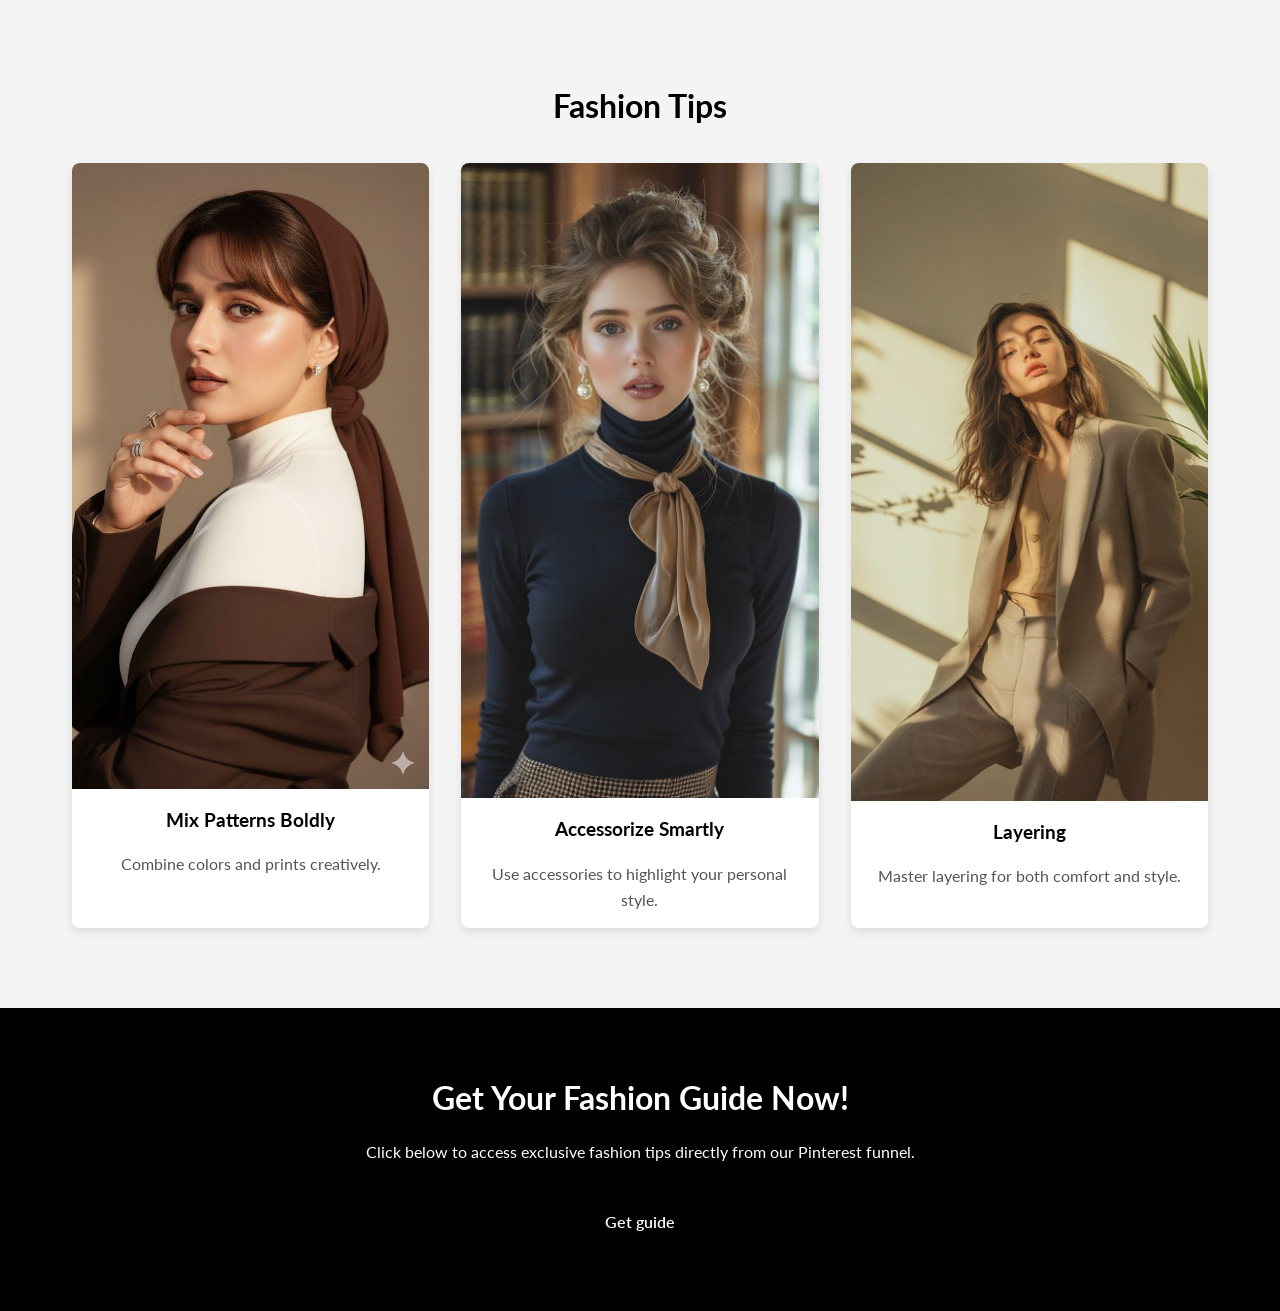
<file: fashion tips.html>
<!DOCTYPE html>
<html lang="en">
<head>
    <meta charset="UTF-8">
    <meta name="viewport" content="width=device-width, initial-scale=1.0">
    <title>favourite</title>
    <link rel="stylesheet" href="style.css">
</head>
<body>
    <!-- FASHION TIPS SECTION -->
    <section class="tips" id="tips">
        <h2>Fashion Tips</h2>
        <div class="tips-grid">
            <div class="tip-card">
                <img src="images/7g.jpg" alt="Tip 1">
                <h3>Mix Patterns Boldly</h3>
                <p>Combine colors and prints creatively.</p>
            </div>
            <div class="tip-card">
                <img src="images/10g.jpg" alt="Tip 2">
                <h3>Accessorize Smartly</h3>
                <p>Use accessories to highlight your personal style.</p>
            </div>
            <div class="tip-card">
                <img src="images/5g.jpg" alt="Tip 3">
                <h3>Layering</h3>
                <p>Master layering for both comfort and style.</p>
            </div>
        </div>
    </section>
     <!-- AFFILIATE CTA SECTION -->
    <section class="affiliate" id="affiliate">
        <h2>Get Your Fashion Guide Now!</h2>
        <p>Click below to access exclusive fashion tips directly from our Pinterest funnel.</p>
        <a href="YOUR_DIGISTORE_AFFILIATE_LINK" class="btn">Get guide</a>
    </section>

    <script src="main.js"></script>
</body>
</html>
</file>
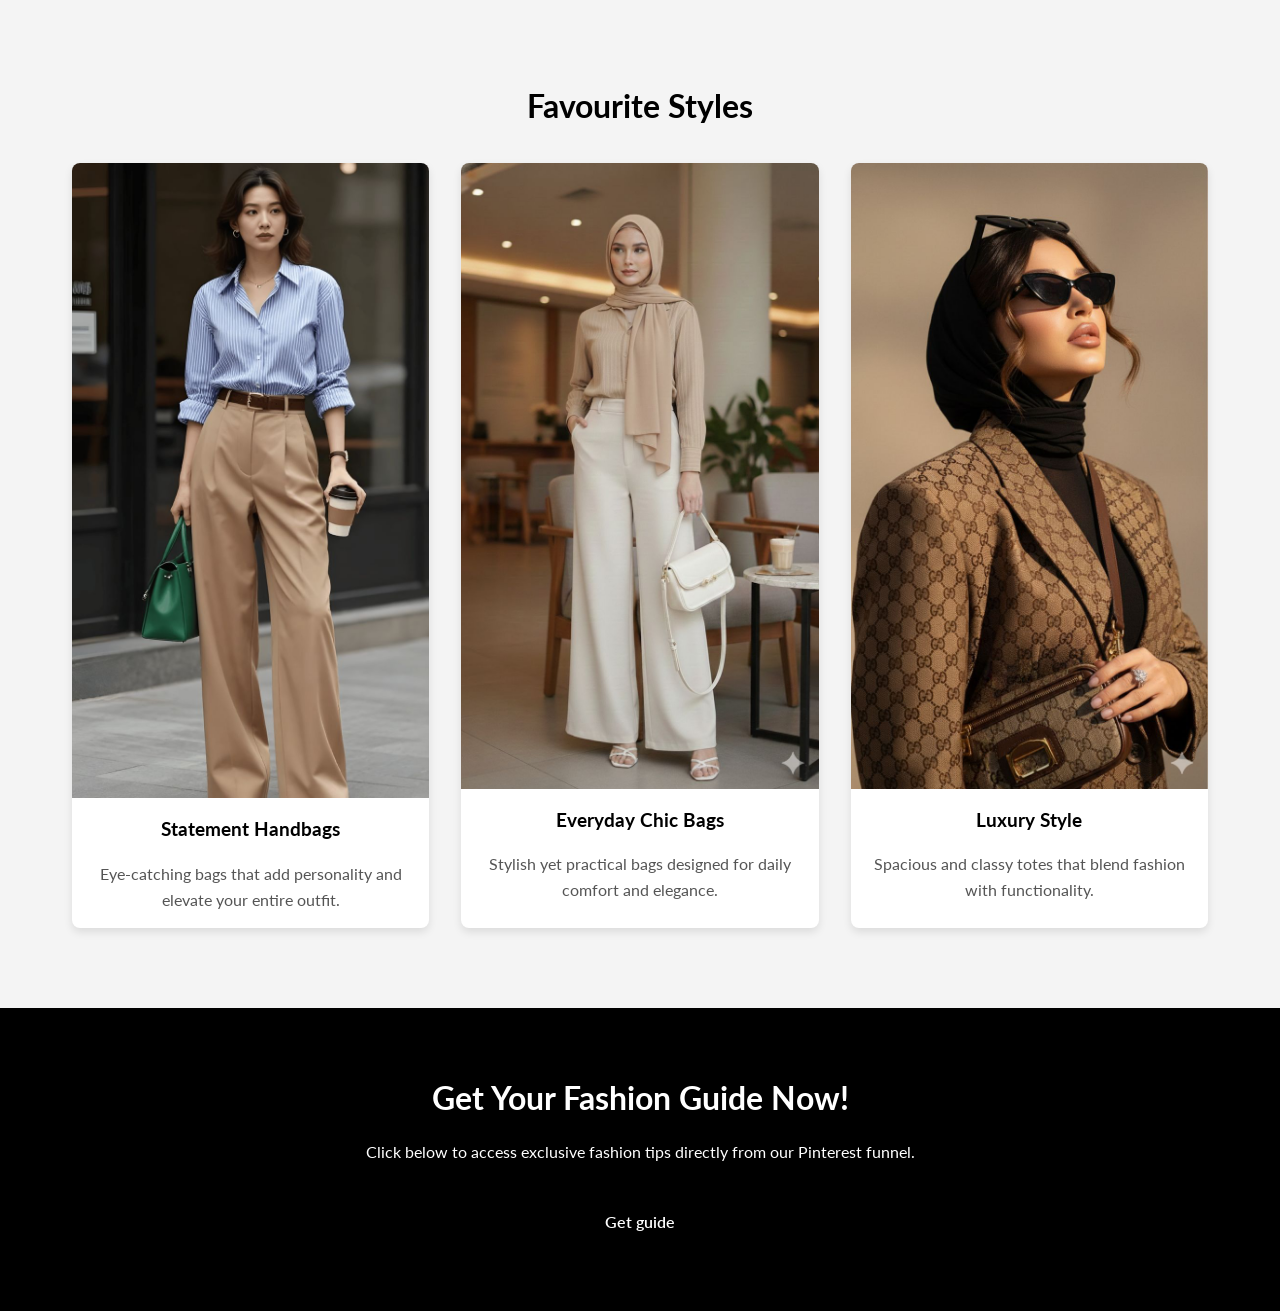
<file: favorite styles.html>
<!DOCTYPE html>
<html lang="en">
<head>
    <meta charset="UTF-8">
    <meta name="viewport" content="width=device-width, initial-scale=1.0">
    <title>Favourite styles</title>
    <link rel="stylesheet" href="style.css">
</head>
<body>
    <section class="tips" id="tips">
        <h2>Favourite Styles</h2>
        <div class="tips-grid">
            <div class="tip-card">
                <img src="images/bag8.jpg" alt="Tip 1">
                <h3>Statement Handbags</h3>
                <p>Eye-catching bags that add personality and elevate your entire outfit.</p>
            </div>
            <div class="tip-card">
                <img src="images/bag6.jpg" alt="Tip 2">
                <h3>Everyday Chic Bags</h3>
                <p>Stylish yet practical bags designed for daily comfort and elegance.</p>
            </div>
            <div class="tip-card">
                <img src="images/bag4.jpg" alt="Tip 3">
                <h3>Luxury Style</h3>
                <p>Spacious and classy totes that blend fashion with functionality.</p>
            </div>
        </div>
    </section>
     <!-- AFFILIATE CTA SECTION -->
    <section class="affiliate" id="affiliate">
        <h2>Get Your Fashion Guide Now!</h2>
        <p>Click below to access exclusive fashion tips directly from our Pinterest funnel.</p>
        <a href="YOUR_DIGISTORE_AFFILIATE_LINK" class="btn">Get guide</a>
    </section>

    <script src="main.js"></script>
</body>
</html>
</file>
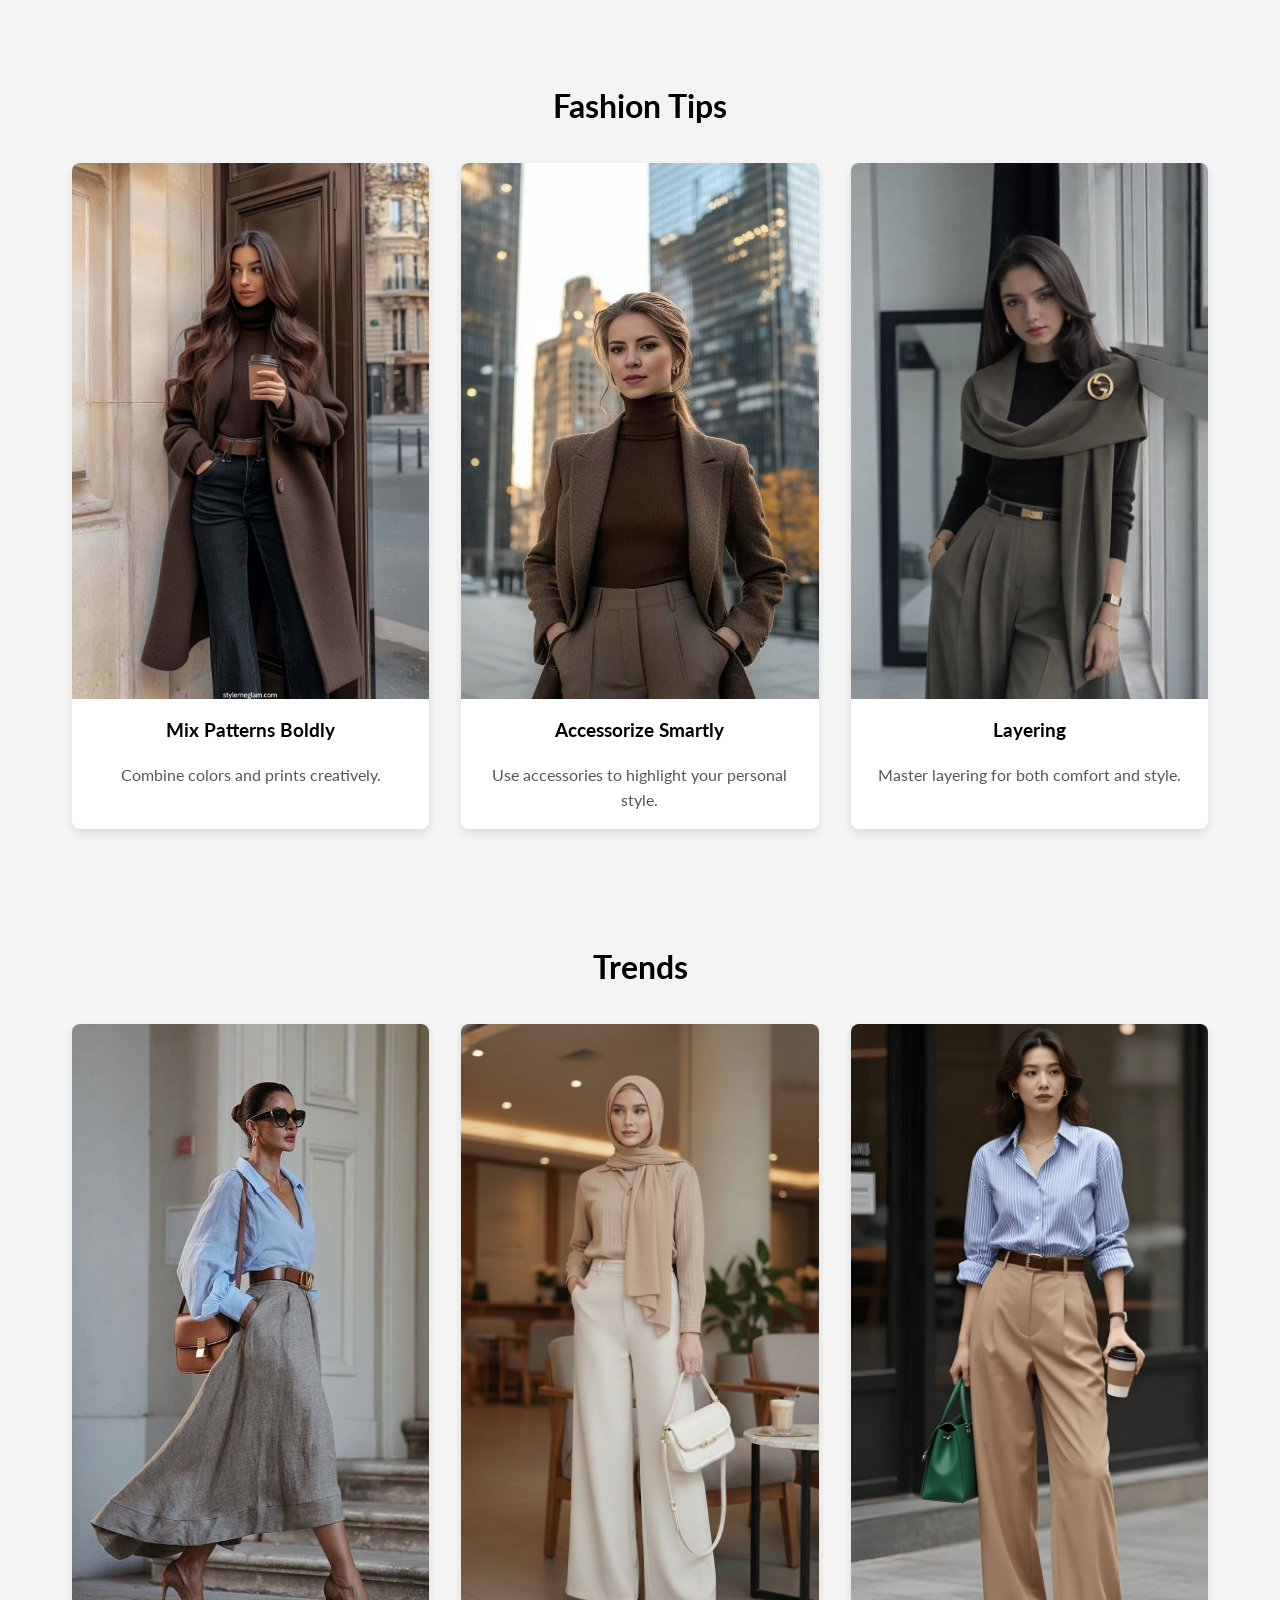
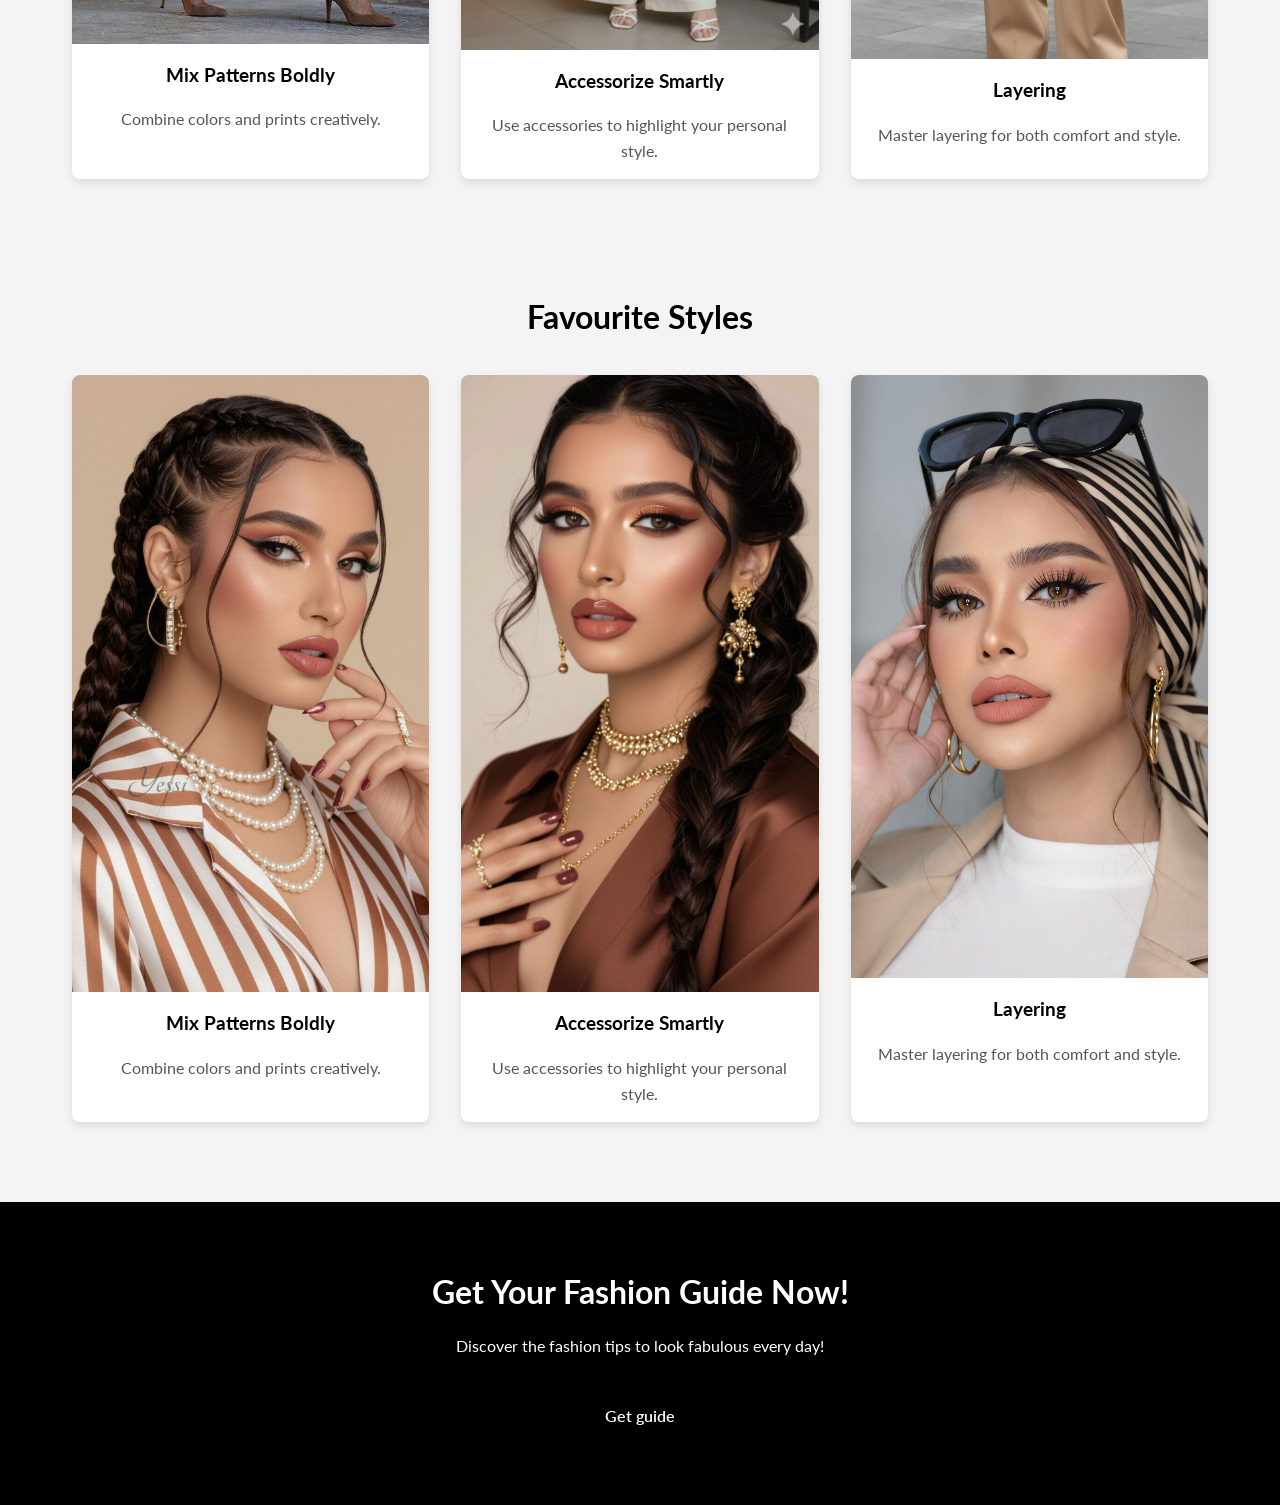
<file: get guide.html>
<!DOCTYPE html>
<html lang="en">
<head>
    <meta charset="UTF-8">
    <meta name="viewport" content="width=device-width, initial-scale=1.0">
    <link rel="stylesheet" href="style.css">
    <title>Get guide</title>
    
</head>
<body>
    <!-- FASHION TIPS SECTION -->
    <section class="tips" id="tips">
        <h2>Fashion Tips</h2>
        <div class="tips-grid">
            <div class="tip-card">
                <img src="images/1g.jpg" alt="Tip 1">
                <h3>Mix Patterns Boldly</h3>
                <p>Combine colors and prints creatively.</p>
            </div>
            <div class="tip-card">
                <img src="images/2g.jpg" alt="Tip 2">
                <h3>Accessorize Smartly</h3>
                <p>Use accessories to highlight your personal style.</p>
            </div>
            <div class="tip-card">
                <img src="images/3g.jpg" alt="Tip 3">
                <h3>Layering</h3>
                <p>Master layering for both comfort and style.</p>
            </div>
        </div>
    </section>

    <!-- FASHION TIPS SECTION -->
    <section class="tips" id="tips">
        <h2>Trends</h2>
        <div class="tips-grid">
            <div class="tip-card">
                <img src="images/bag7.jpg" alt="Tip 1">
                <h3>Mix Patterns Boldly</h3>
                <p>Combine colors and prints creatively.</p>
            </div>
            <div class="tip-card">
                <img src="images/bag6.jpg" alt="Tip 2">
                <h3>Accessorize Smartly</h3>
                <p>Use accessories to highlight your personal style.</p>
            </div>
            <div class="tip-card">
                <img src="images/bag8.jpg" alt="Tip 3">
                <h3>Layering</h3>
                <p>Master layering for both comfort and style.</p>
            </div>
        </div>
    </section>

    <!-- FASHION TIPS SECTION -->
    <section class="tips" id="tips">
        <h2>Favourite Styles</h2>
        <div class="tips-grid">
            <div class="tip-card">
                <img src="images/j3.jpg" alt="Tip 1">
                <h3>Mix Patterns Boldly</h3>
                <p>Combine colors and prints creatively.</p>
            </div>
            <div class="tip-card">
                <img src="images/j4.jpg" alt="Tip 2">
                <h3>Accessorize Smartly</h3>
                <p>Use accessories to highlight your personal style.</p>
            </div>
            <div class="tip-card">
                <img src="images/j5.jpg" alt="Tip 3">
                <h3>Layering</h3>
                <p>Master layering for both comfort and style.</p>
            </div>
        </div>
    </section>

    <!-- AFFILIATE CTA SECTION -->
    <section class="affiliate" id="affiliate">
        <h2>Get Your Fashion Guide Now!</h2>
        <p>Discover the fashion tips to look fabulous every day!</p>
        <a href="YOUR_DIGISTORE_AFFILIATE_LINK" class="btn">Get guide</a>
    </section>

    <script src="main.js"></script>
</body>
</html>
</file>
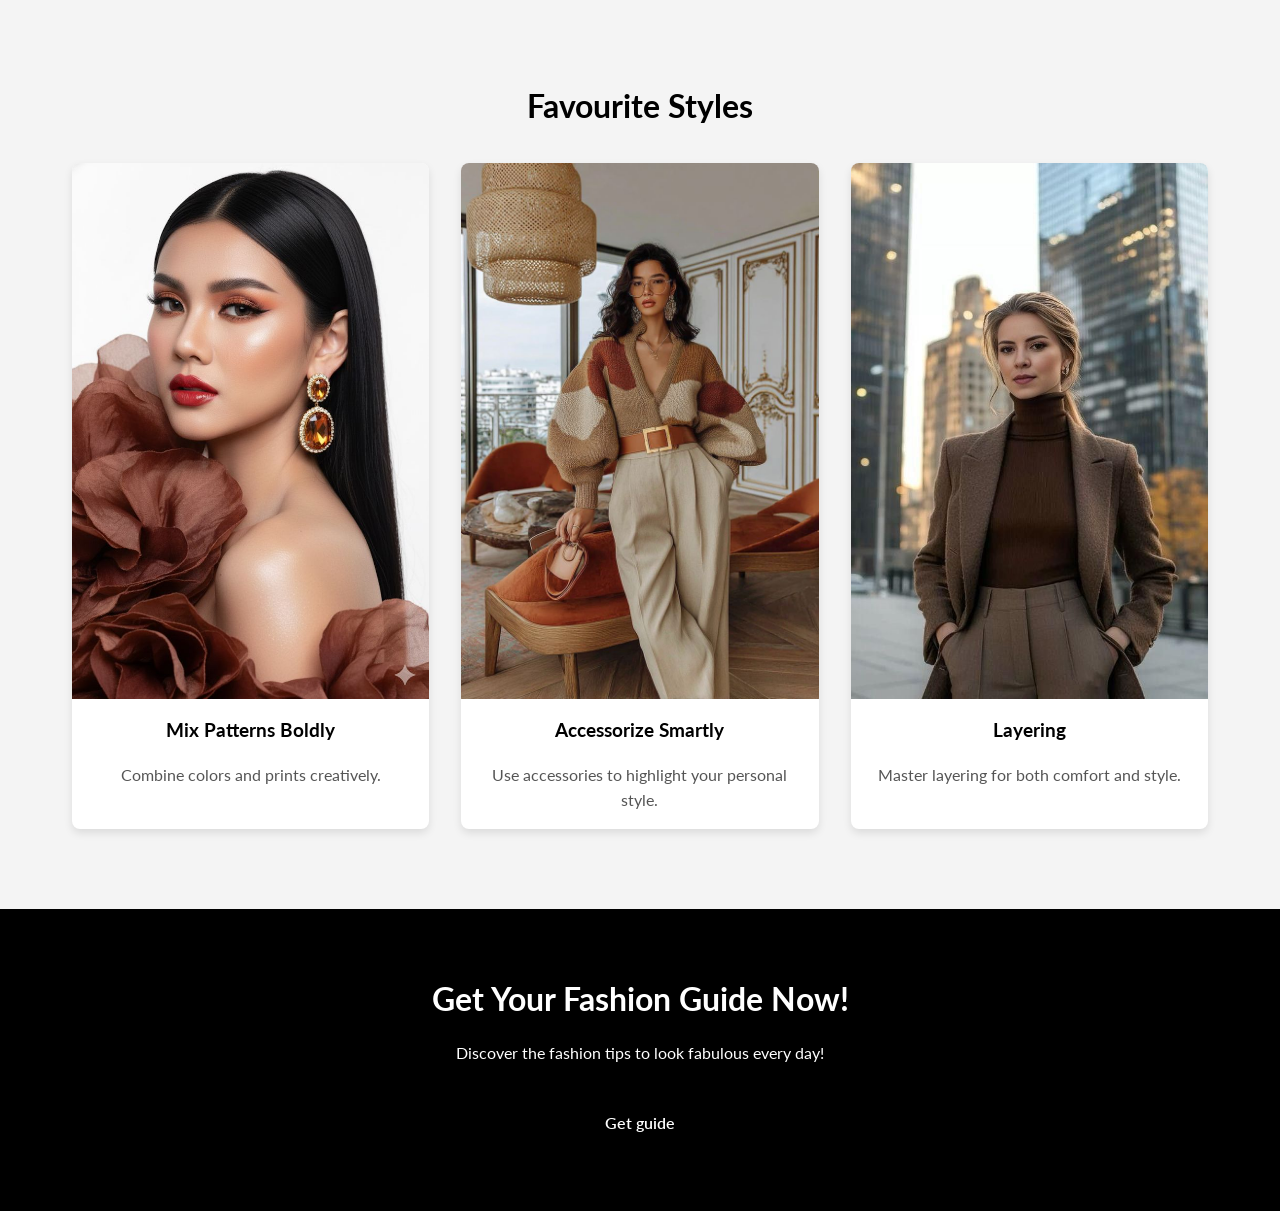
<file: guide.html>
<!DOCTYPE html>
<html lang="en">
<head>
    <meta charset="UTF-8">
    <meta name="viewport" content="width=device-width, initial-scale=1.0">
    <link rel="stylesheet" href="style.css">
    <title>more info</title>
</head>
<body>
    <!-- FASHION TIPS SECTION -->
    <section class="tips" id="tips">
        <h2>Favourite Styles</h2>
        <div class="tips-grid">
            <div class="tip-card">
                <img src="images/j2.jpg" alt="Tip 1">
                <h3>Mix Patterns Boldly</h3>
                <p>Combine colors and prints creatively.</p>
            </div>
            <div class="tip-card">
                <img src="images/bag10.jpg" alt="Tip 2">
                <h3>Accessorize Smartly</h3>
                <p>Use accessories to highlight your personal style.</p>
            </div>
            <div class="tip-card">
                <img src="images/2g.jpg" alt="Tip 3">
                <h3>Layering</h3>
                <p>Master layering for both comfort and style.</p>
            </div>
        </div>
    </section>

    <!-- AFFILIATE CTA SECTION -->
    <section class="affiliate" id="affiliate">
        <h2>Get Your Fashion Guide Now!</h2>
        <p>Discover the fashion tips to look fabulous every day!</p>
        <a href="YOUR_DIGISTORE_AFFILIATE_LINK" class="btn">Get guide</a>
    </section>

    <script src="main.js"></script>
</body>
</html>
</file>
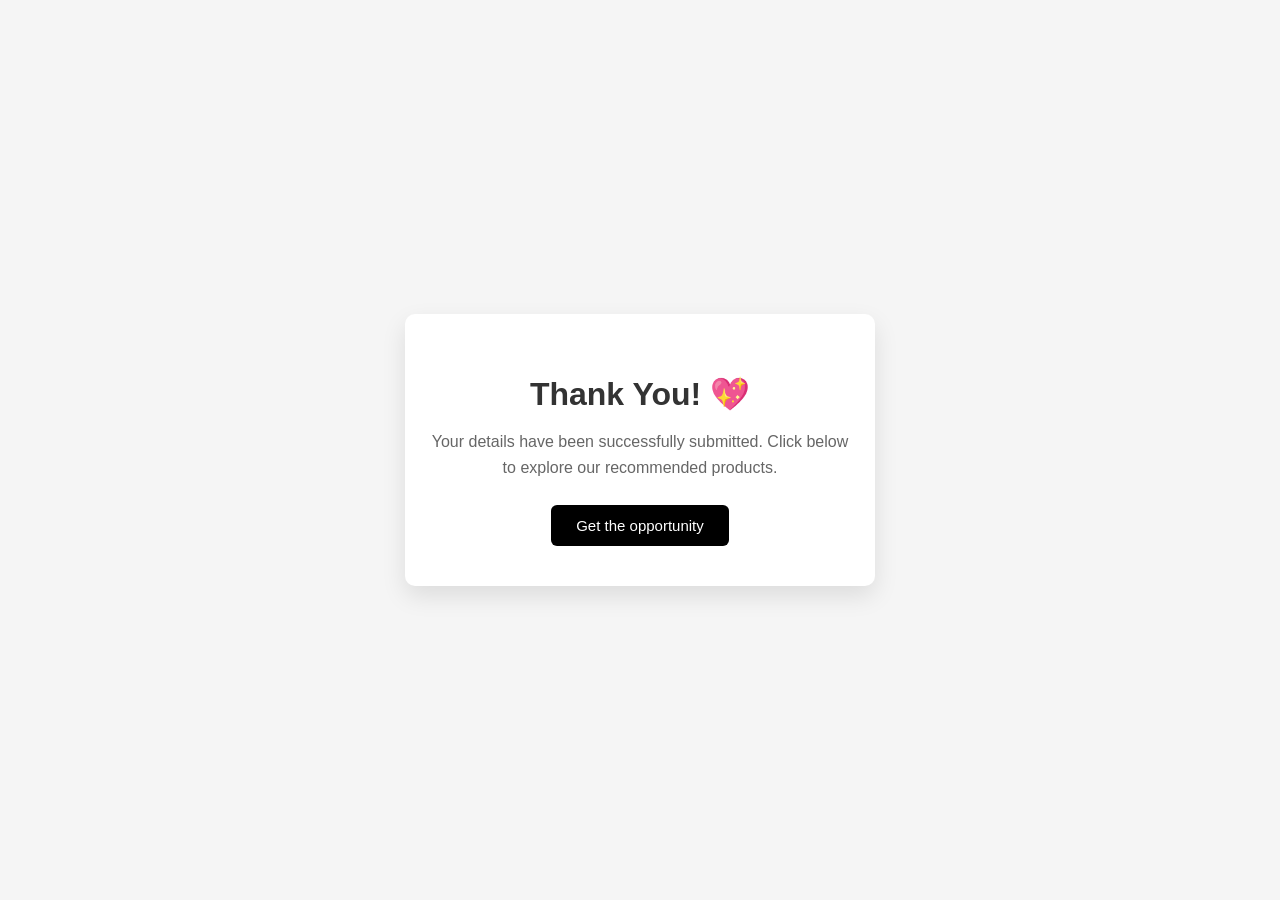
<file: thanku.html>
<!DOCTYPE html>
<html lang="en">
<head>
    <meta charset="UTF-8">
    <meta name="viewport" content="width=device-width, initial-scale=1.0">
    <title>Thank you!</title>
</head>
<body>
    <!DOCTYPE html>
<html lang="en">
<head>
    <meta charset="UTF-8">
    <title>Thank You</title>
    <meta name="viewport" content="width=device-width, initial-scale=1.0">

    <style>
        body {
            margin: 0;
            padding: 0;
            font-family: Arial, sans-serif;
            background: url(images/4g.jpg);
            background: #f5f5f5;
            display: flex;
            align-items: center;
            justify-content: center;
            height: 100vh;
        }

        .thankyou-box {
            background: #ffffff;
            padding: 40px 25px;
            max-width: 420px;
            width: 90%;
            text-align: center;
            border-radius: 10px;
            box-shadow: 0 10px 25px rgba(0,0,0,0.1);
        }

        h1 {
            color: #333;
            margin-bottom: 15px;
        }

        p {
            color: #666;
            font-size: 16px;
            line-height: 1.6;
            margin-bottom: 25px;
        }

        .btn {
            display: inline-block;
            text-decoration: none;
            background: #000;
            color: #fff;
            padding: 12px 25px;
            border-radius: 6px;
            font-size: 15px;
        }

        .btn:hover {
            background: #333;
        }
    </style>
</head>
<body>

    <div class="thankyou-box">
        <h1>Thank You! 💖</h1>
        <p>
            Your details have been successfully submitted.  
            Click below to explore our recommended products.
        </p>

        <!-- 🔴 PUT YOUR AFFILIATE LINK HERE -->
        <a href="https://www.digistore24.com/product/528679/Rosehook/" class="btn" target="_blank">
            Get the opportunity
        </a>
    </div>

</body>
</html>

</body>
</html>
</file>
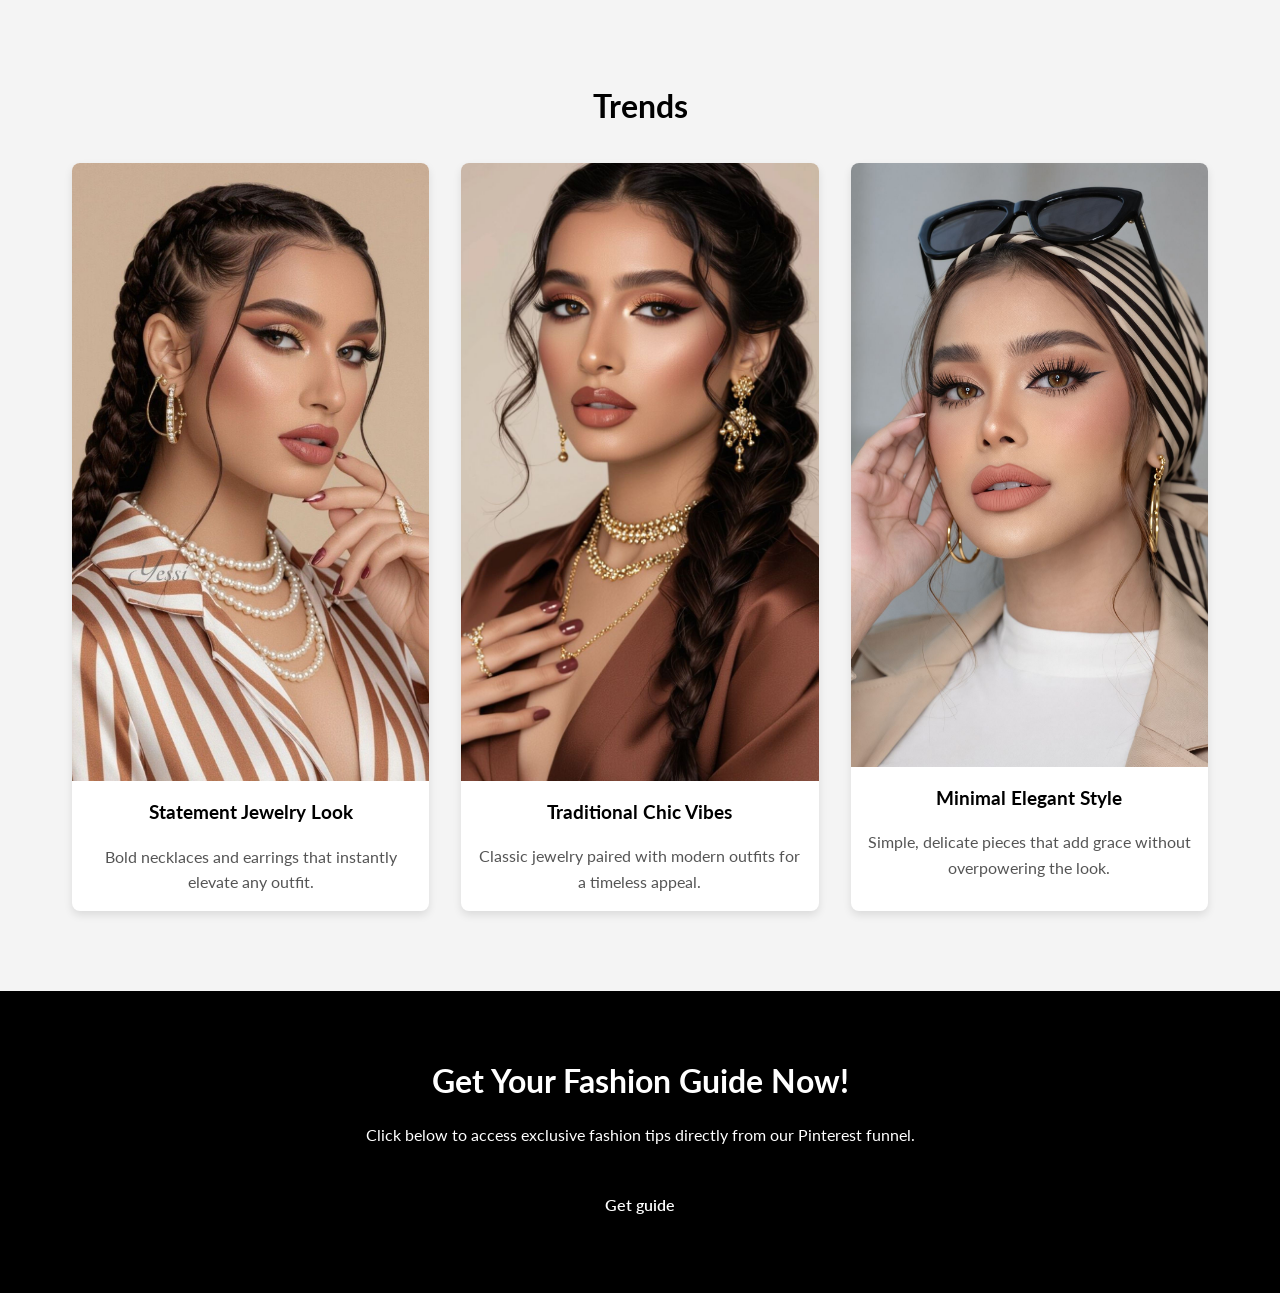
<file: trends.html>
<!DOCTYPE html>
<html lang="en">
<head>
    <meta charset="UTF-8">
    <meta name="viewport" content="width=device-width, initial-scale=1.0">
    <title>Trends</title>
    <link rel="stylesheet" href="style.css">
</head>
<body>
    <!-- FASHION TIPS SECTION -->
    <section class="tips" id="tips">
        <h2>Trends</h2>
        <div class="tips-grid">
            <div class="tip-card">
                <img src="images/j3.jpg" alt="Tip 1">
                <h3>Statement Jewelry Look</h3>
                <p>Bold necklaces and earrings that instantly elevate any outfit.</p>
            </div>
            <div class="tip-card">
                <img src="images/j4.jpg" alt="Tip 2">
                <h3>Traditional Chic Vibes</h3>
                <p>Classic jewelry paired with modern outfits for a timeless appeal.</p>
            </div>
            <div class="tip-card">
                <img src="images/j5.jpg" alt="Tip 3">
                <h3>Minimal Elegant Style</h3>
                <p>Simple, delicate pieces that add grace without overpowering the look.</p>
            </div>
        </div>
    </section>

    <!-- AFFILIATE CTA SECTION -->
    <section class="affiliate" id="affiliate">
        <h2>Get Your Fashion Guide Now!</h2>
        <p>Click below to access exclusive fashion tips directly from our Pinterest funnel.</p>
        <a href="YOUR_DIGISTORE_AFFILIATE_LINK" class="btn">Get guide</a>
    </section>

    <script src="main.js"></script>
</body>
</html>
</file>
<file: style.css>
/* GOOGLE FONT */
@import url('https://fonts.googleapis.com/css2?family=Lato:wght@400;700;900&display=swap');

/* ROOT VARIABLES */
:root {
    --primary-color: black;
    --text-dark: #000000;
    --text-light: #555555;
    --white: #ffffff;
    --max-width: 1200px;
}

/* RESET */
* {
    margin: 0;
    padding: 0;
    box-sizing: border-box;
}

body {
    font-family: 'Lato', sans-serif;
    line-height: 1.6;
    scroll-behavior: smooth;
    background: #f4f4f4;
}

/* NAVBAR */
.navbar {
    width: 100%;
    position: fixed;
    top: 0;
    background: var(--primary-color);
    z-index: 100;
    box-shadow: 0 2px 6px rgba(0,0,0,0.1);
}

.nav-container {
    max-width: var(--max-width);
    margin: auto;
    padding: 1rem 2rem;
    display: flex;
    justify-content: space-between;
    align-items: center;
}

.nav-logo a {
    font-size: 1.8rem;
    font-weight: 900;
    color: var(--white);
    text-decoration: none;
}

.nav-menu-btn {
    font-size: 2rem;
    color: var(--white);
    cursor: pointer;
    display: none; /* hidden on desktop */
}

.nav-links {
    list-style: none;
    display: flex;
    gap: 2rem;
}

.nav-links li a {
    text-decoration: none;
    color: var(--white);
    font-weight: 600;
    transition: 0.3s;
}

.nav-links li a:hover {
    color: orange;
}

/* HERO FORM CARD */
.hero-form {
    background: #ffffff;               /* white card */
    padding: 30px 25px;                /* inner spacing */
    border-radius: 12px;               /* rounded corners */
    box-shadow: 0 6px 25px rgba(0,0,0,0.15); /* soft shadow */
    display: flex;
    flex-direction: column;
    gap: 15px;
    max-width: 400px;                  /* width of form */
    margin: 0 auto;                    /* center on page */
}

/* INPUT FIELDS */
.hero-form input {
    padding: 14px 15px;
    font-size: 16px;
    border-radius: 8px;
    border: 1px solid #ccc;
    outline: none;
    transition: all 0.3s ease;
}

/* INPUT FOCUS EFFECT */
.hero-form input:focus {
    border-color: #ff4081;             /* rose-gold highlight */
    box-shadow: 0 0 8px rgba(255,64,129,0.3);
}

/* SUBMIT BUTTON */
.hero-form .btn-primary {
    padding: 14px 20px;
    font-size: 16px;
    font-weight: 600;
    border: none;
    border-radius: 8px;
    background: black; /* rose-gold gradient */
    color: #fff;
    cursor: pointer;
    transition: all 0.3s ease;
}

/* BUTTON HOVER EFFECT */
.hero-form .btn-primary:hover {
    background: orange;
    transform: translateY(-2px);
    box-shadow: 0 6px 15px rgba(255,64,129,0.4);
}

/* RESPONSIVE */
@media (max-width: 768px) {
    .hero-form {
        width: 90%;
    }
}


/* HERO */
.hero {
    height: 100vh;
    background: url('images/4g.jpg') center/cover no-repeat;
    display: flex;
    justify-content: center;
    align-items: center;
    text-align: center;
    padding: 0 2rem;
    margin-top: 70px; /* space for fixed navbar */
}

.hero h1 {
    font-size: 3rem;
    color: white;
    margin-bottom: 1rem;
}

.hero p {
    font-size: 1.2rem;
    color: white;
    margin-bottom: 2rem;
}

.btn {
    display: inline-block;
    padding: 0.75rem 1.5rem;
    border-radius: 5px;
    background: var(--text-dark);
    color: var(--white);
    text-decoration: none;
    font-weight: 600;
    transition: 0.3s;
}

.btn:hover {
    background: orange;
}

/* FASHION TIPS SECTION */
.tips {
    max-width: var(--max-width);
    margin: 3rem auto;
    padding: 2rem;
    text-align: center;
}

.tips h2 {
    font-size: 2rem;
    margin-bottom: 2rem;
    color: var(--text-dark);
}

.tips-grid {
    display: grid;
    grid-template-columns: repeat(auto-fit, minmax(250px, 1fr));
    gap: 2rem;
}

.tip-card {
    background: var(--white);
    border-radius: 8px;
    box-shadow: 0 4px 8px rgba(0,0,0,0.1);
    overflow: hidden;
    transition: transform 0.3s;
}

.tip-card:hover {
    transform: translateY(-5px);
}

.tip-card img {
    width: 100%;
    display: block;
}

.tip-card h3 {
    margin: 1rem;
    font-size: 1.2rem;
}

.tip-card p {
    margin: 0 1rem 1rem 1rem;
    color: var(--text-light);
}

/* AFFILIATE SECTION */
.affiliate {
    background: var(--primary-color);
    color: var(--white);
    text-align: center;
    padding: 4rem 2rem;
}

.affiliate h2 {
    font-size: 2rem;
    margin-bottom: 1rem;
}

.affiliate p {
    margin-bottom: 2rem;
}

/* RESPONSIVE */
@media screen and (max-width: 768px) {
    .nav-menu-btn {
        display: block;
    }

    .nav-links {
        position: absolute;
        top: 100%;
        left: 0;
        width: 100%;
        background: var(--primary-color);
        flex-direction: column;
        gap: 1.5rem;
        padding: 1.5rem 0;
        transform: translateY(-100%);
        transition: transform 0.3s ease;
        z-index: 90;
    }

    .nav-links.open {
        transform: translateY(0);
    }

    .nav-links li {
        text-align: center;
    }

    .hero h1 {
        font-size: 2rem;
    }

    .hero p {
        font-size: 1rem;
    }
}
</file>
